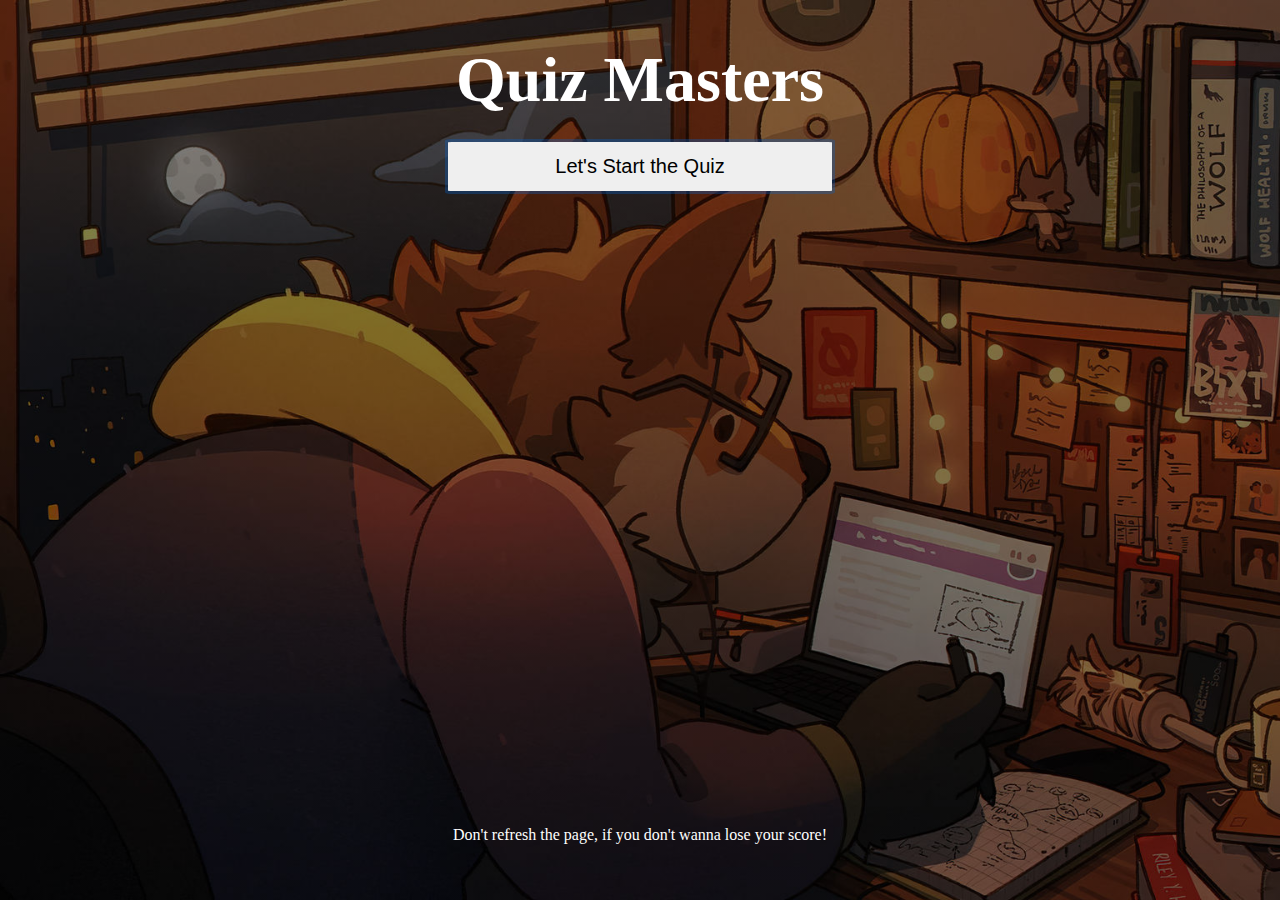
<file: index.html>
<!DOCTYPE html>
<html lang="en">

<head>
    <meta charset="UTF-8">
    <meta name="viewport" content="width=device-width, initial-scale=1.0">
    <title>Quiz Application</title>
    <link rel="stylesheet" href="./CSS/style.css">
</head>

<body>
    <h1 style="text-align: center; color: white; font-size: 4rem;">Quiz Masters</h1>
    <button onclick="location.href='start.html'" target="_self" class="btn">Let's Start the Quiz</button>
    <p style="position: absolute; text-align: center; color: white; top: 90%; left: 10%; right: 10%;">Don't refresh the
        page, if you don't wanna lose your score!</p>
</body>

</html>
</file>
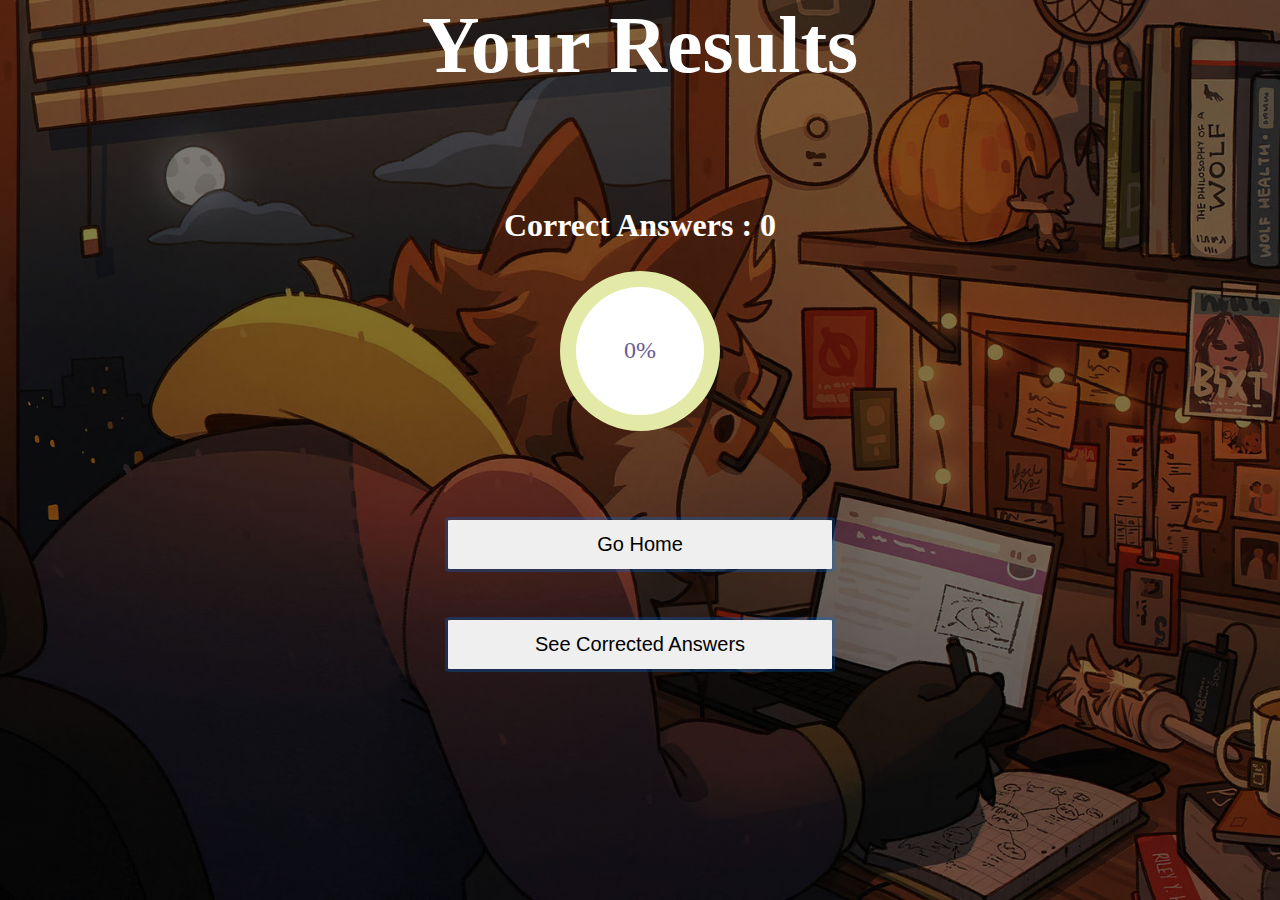
<file: result.html>
<!DOCTYPE html>
<html lang="en">

<head>
    <meta charset="UTF-8">
    <meta name="viewport" content="width=device-width, initial-scale=1.0">
    <link rel="stylesheet" href="./CSS/style.css">
    <title>Quiz Result</title>
</head>

<body onload="populateResult()">
    <h1 style="font-size: 5rem; color: white; margin: 0;" id="heading">Your Results</h1>
    <h2 id="congrats" style="font-size: 3rem; color: white; margin-top: 2%; text-align: center;"></h2>
    <div id="result">
        <h2 id="correct" style="font-size: 2rem; text-align: center;">Correct Answers : </h3>
            <div id="circular-progress" data-inner-circle="white" data-percentage="100" data-bg-color="#e3eaa7"
                data-progress-color="#feb236">
                <div class="inner-circle"></div>
                <p class="percentage"></p>
            </div>
    </div>
    <div style="display:flex; justify-content: center">
        <button onClick="doCleaning()" class="btn">Go Home</button>
    </div>
    <div id="answers"></div>
    <div id="correctAns"></div>
    <script src="./JS/questions.js"></script>
    <script src="./JS/index.js"></script>
</body>

</html>
</file>
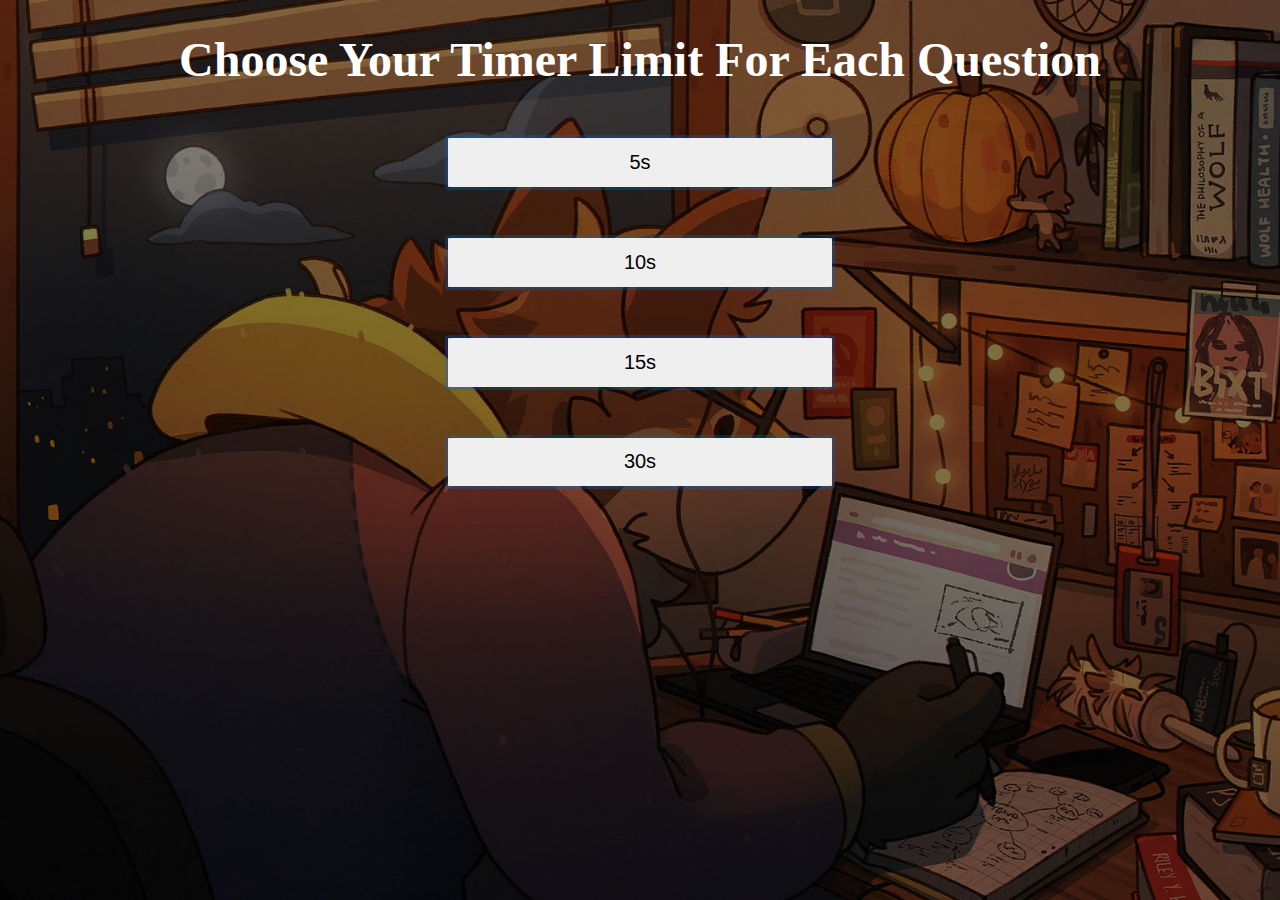
<file: start.html>
<!DOCTYPE html>
<html lang="en">

<head>
    <meta charset="UTF-8">
    <meta name="viewport" content="width=device-width, initial-scale=1.0">
    <title>Quiz Application</title>
    <link rel="stylesheet" href="./CSS/style.css">
</head>

<body>
    <div id="chooseTime">
        <h1 style="text-align: center; color: white; font-size: 3rem;">Choose Your Timer Limit For Each Question</h1>
        <button class="btn" onclick="setTimer(5)">5s</button>
        <button class="btn" onclick="setTimer(10)">10s</button>
        <button class="btn" onclick="setTimer(15)">15s</button>
        <button class="btn" onclick="setTimer(30)">30s</button>
    </div>
    <script src="./JS/questions.js"></script>
    <script src="./JS/index.js"></script>
</body>

</html>
</file>
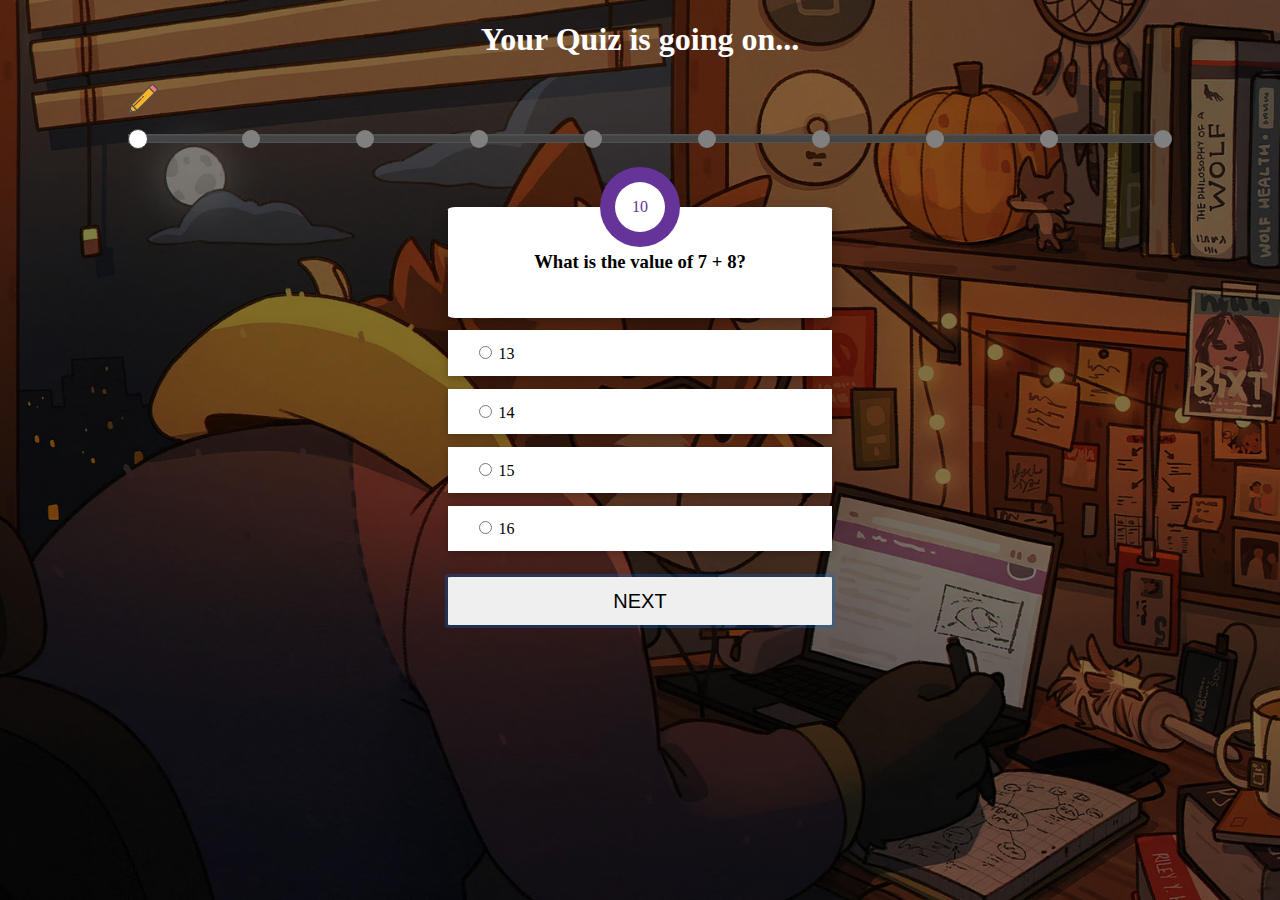
<file: start2.html>
<!DOCTYPE html>
<html lang="en">

<head>
    <meta charset="UTF-8">
    <meta name="viewport" content="width=device-width, initial-scale=1.0">
    <title>Quiz Application</title>
    <link rel="stylesheet" href="./CSS/style.css">
</head>

<body onload="startingQuiz()">
    <h1 style="color: white">Your Quiz is going on...</h1>
    <div id="extra-div">
        <img src="images/pencil.svg" width="30px" height="30px" id="pencil">
        <div class="progress-container">
            <ul>
                <li></li>
                <li></li>
                <li></li>
                <li></li>
                <li></li>
                <li></li>
                <li></li>
                <li></li>
                <li></li>
                <li></li>
            </ul>
            <div class="progress-bar">
                <div class="one"></div>
                <div class="two"></div>
                <div class="three"></div>
                <div class="four"></div>
                <div class="five"></div>
                <div class="six"></div>
                <div class="seven"></div>
                <div class="eight"></div>
                <div class="nine"></div>
            </div>
        </div>
        <div id="circular-progress" data-inner-circle="white" data-percentage="100" data-bg-color="violet"
            data-progress-color="rebeccapurple">
            <div class="inner-circle"></div>
            <p class="percentage"></p>
        </div>
        <div class="que">
            <h3 id="question"></h3>
        </div>
        <div id="options">
            <div class="opt" onclick="tick(1)">
                <input type="radio" id="a" name="ans" value="a">
                <label for="a"></label><br>
            </div>
            <div class="opt" onclick="tick(2)">
                <input type="radio" id="b" name="ans" value="b">
                <label for="b"></label><br>
            </div>
            <div class="opt" onclick="tick(3)">
                <input type="radio" id="c" name="ans" value="c">
                <label for="c"></label><br>
            </div>
            <div class="opt" onclick="tick(4)">
                <input type="radio" id="d" name="ans" value="d">
                <label for="d"></label>
            </div>
        </div>
    </div>
    <button class="btn" onclick="goNext(0)">NEXT</button>
    <script src="./JS/questions.js"></script>
    <script src="./JS/index.js"></script>
</body>

</html>
</file>
<file: CSS/style.css>
:root {
    --font-size: 1rem;
    --progress-bar-width: 80px;
    --progress-bar-height: 80px;
}

h1 {
    text-align: center;
    margin-bottom: 2%;
}

.progress-container .progress-bar {
    margin: 0;
    position: relative;
    width: 100%;
    height: 6px;
    background: #444;
    z-index: -1000;
    top: 2px;
}

.progress-container .progress-bar .one {
    width: 0%;
    height: 100%;
    background-color: #444;
    float: left;
    border-top-left-radius: 10px;
    border-bottom-left-radius: 10px;
    border: none;
    transition: width 0.5s ease-in-out;
}

.progress-container .progress-bar .two {
    width: 0%;
    height: 100%;
    background-color: #444;
    float: left;
    border-top-left-radius: 10px;
    border-bottom-left-radius: 10px;
    border: none;
    transition: width 0.5s ease-in-out;
}

.progress-container .progress-bar .three {
    width: 0%;
    height: 100%;
    background-color: #444;
    float: left;
    border-top-left-radius: 10px;
    border-bottom-left-radius: 10px;
    border: none;
    transition: width 0.5s ease-in-out;
}

.progress-container .progress-bar .four {
    width: 0%;
    height: 100%;
    background-color: #444;
    float: left;
    border-top-left-radius: 10px;
    border-bottom-left-radius: 10px;
    border: none;
    transition: width 0.5s ease-in-out;
}

.progress-container .progress-bar .five {
    width: 0%;
    height: 100%;
    background-color: #444;
    float: left;
    border-top-left-radius: 10px;
    border-bottom-left-radius: 10px;
    border: none;
    transition: width 0.5s ease-in-out;
}

.progress-container .progress-bar .six {
    width: 0%;
    height: 100%;
    background-color: #444;
    float: left;
    border-top-left-radius: 10px;
    border-bottom-left-radius: 10px;
    border: none;
    transition: width 0.5s ease-in-out;
}

.progress-container .progress-bar .seven {
    width: 0%;
    height: 100%;
    background-color: #444;
    float: left;
    border-top-left-radius: 10px;
    border-bottom-left-radius: 10px;
    border: none;
    transition: width 0.5s ease-in-out;
}

.progress-container .progress-bar .eight {
    width: 0%;
    height: 100%;
    background-color: #444;
    float: left;
    border-top-left-radius: 10px;
    border-bottom-left-radius: 10px;
    border: none;
    transition: width 0.5s ease-in-out;
}

.progress-container .progress-bar .nine {
    width: 0%;
    height: 100%;
    background-color: #444;
    float: left;
    border-top-left-radius: 10px;
    border-bottom-left-radius: 10px;
    border: none;
    transition: width 0.5s ease-in-out;
}

body {
    margin: 0%;
    background-image: linear-gradient(rgba(0, 0, 0, 0.5), rgba(0, 0, 0, 0.5)), url("../images/bg3.jpg");
    height: 100%;
    background-position: center;
    background-repeat: no-repeat;
    background-size: cover;
    background-attachment: fixed;
}

h4 {
    margin-top: 100px;
    font-size: 36px;
    font-weight: 300;
    font-family: Helvetica, Arial, sans-serif;
    text-align: center;
    text-transform: uppercase;
    color: #CCC;
}

.progress-container {
    z-index: -1;
    width: 81%;
    height: 9px;
    background: #444;
    position: relative;
    left: 10%;
    right: 10%;
    box-shadow: inset 0 0 5px #666;
    margin-bottom: 5%;
}

#pencil {
    position: relative;
    margin-bottom: 0;
    left: 10%;
    transition: margin-left 0.5s ease-in-out;
}

.progress-container ul li {
    background: gray;
    height: 18px;
    display: inline-table;
    width: 18px;
    border-radius: 50%;
    position: absolute;
    margin: 0;
    left: 0;
    padding: 0;
    top: -4px;
}

.progress-container ul li:nth-child(2) {
    margin-left: 11%;
}

.progress-container ul li:nth-child(3) {
    margin-left: 22%;
}

.progress-container ul li:nth-child(4) {
    margin-left: 33%;
}

.progress-container ul li:nth-child(5) {
    margin-left: 44%;
}

.progress-container ul li:nth-child(6) {
    margin-left: 55%;
}

.progress-container ul li:nth-child(7) {
    margin-left: 66%;
}

.progress-container ul li:nth-child(8) {
    margin-left: 77%;
}

.progress-container ul li:nth-child(9) {
    margin-left: 88%;
}

.progress-container ul li:last-child {
    margin-left: 99%;
}

.que {
    width: 20%;
    height: 20% auto;
    margin: auto;
    margin-top: 2%;
    box-shadow: rgba(0, 0, 0, 0.35) 0px 5px 15px;
    border-radius: 2%;
    padding: 2% 5%;
    text-align: center;
    background-color: white;
}

.opt {
    width: 20%;
    height: 20%;
    margin: auto;
    margin-top: 1%;
    margin-bottom: 1%;
    box-shadow: rgba(0, 0, 0, 0.24) 0px 3px 8px;
    padding: 1% 5%;
    padding-left: 2%;
    padding-right: 8%;
    background-color: white;
}

.opt2 {
    display: flex;
    justify-content: center;
    align-items: center;
    width: 20%;
    margin: auto;
    margin-top: 0.5%;
    margin-bottom: 0.5%;
    box-shadow: rgba(0, 0, 0, 0.24) 0px 3px 8px;
    padding: 0 5%;
    color: white;
    background-color:rgba(3, 102, 214, 0.7);
}

.opt:hover {
    background-color: rgba(3, 102, 214, 0.7);
    box-shadow: rgba(3, 102, 214, 0.3) 0px 0px 0px 3px;
    border: rgba(3, 102, 214, 0.3);
    color: black;
}

.opt2:hover {
    background-color: rgba(3, 102, 214, 0.7);
    box-shadow: rgba(3, 102, 214, 0.3) 0px 0px 0px 3px;
    border: rgba(3, 102, 214, 0.3);
    color: white;
}

.btn {
    font-size: 20px;
    width: 30%;
    margin: 0 auto;
    display: block;
    padding: 1% 5%;
    box-shadow: rgba(3, 102, 214, 0.3) 0px 0px 0px 3px;
    border: rgba(3, 102, 214, 0.3);
    margin-top: 2%;
    border-radius: 1%;
    margin-bottom: 2%;
    text-align: center;
}

.btn:hover {
    box-shadow: rgba(3, 102, 214, 0.3) 0px 0px 0px 3px;
    border: rgba(3, 102, 214, 0.3);
    color: white;
    background-color: rgba(3, 102, 214, 0.7);
}

#result {
    color: white;
    width: 30%;
    padding: 2% 5%;
    padding-bottom: 5%;
    margin: 0 auto;
    text-align: center;
    margin-top: 5%;
    border-radius: 1%;
}

.result-bar {
    justify-content: center;
    width: 100px;
    height: 100px;
    border-radius: 50%;
    background:
        radial-gradient(closest-side, white 79%, transparent 80% 100%),
        conic-gradient(green 75%, white);
}

#timer {
    text-align: center;
    margin-top: 2%;
    margin-bottom: 0;
}

.percentage {
    position: relative;
    color: black;
    font-size: var(--font-size);
}

#circular-progress {
    display: flex;
    justify-content: center;
    align-items: center;
    border-radius: 50%;
    margin: auto;
    width: var(--progress-bar-width);
    height: var(--progress-bar-height);
}

#extra-div #circular-progress {
    display: flex;
    justify-content: center;
    align-items: center;
    border-radius: 50%;
    margin: auto;
    width: var(--progress-bar-width);
    height: var(--progress-bar-height);
    position: absolute;
    transform: translate(-50%, -50%);
    left: 50%;
}

.inner-circle {
    position: absolute;
    border-radius: 50%;
    width: calc(var(--progress-bar-width) - 30px);
    height: calc(var(--progress-bar-height) - 30px);
    background-color: white;
}

#extra-div {
    z-index: -10;
}

#chooseTime {
    display: flex;
    flex-direction: column;
    justify-content: center;
    align-items: center;
}
</file>
